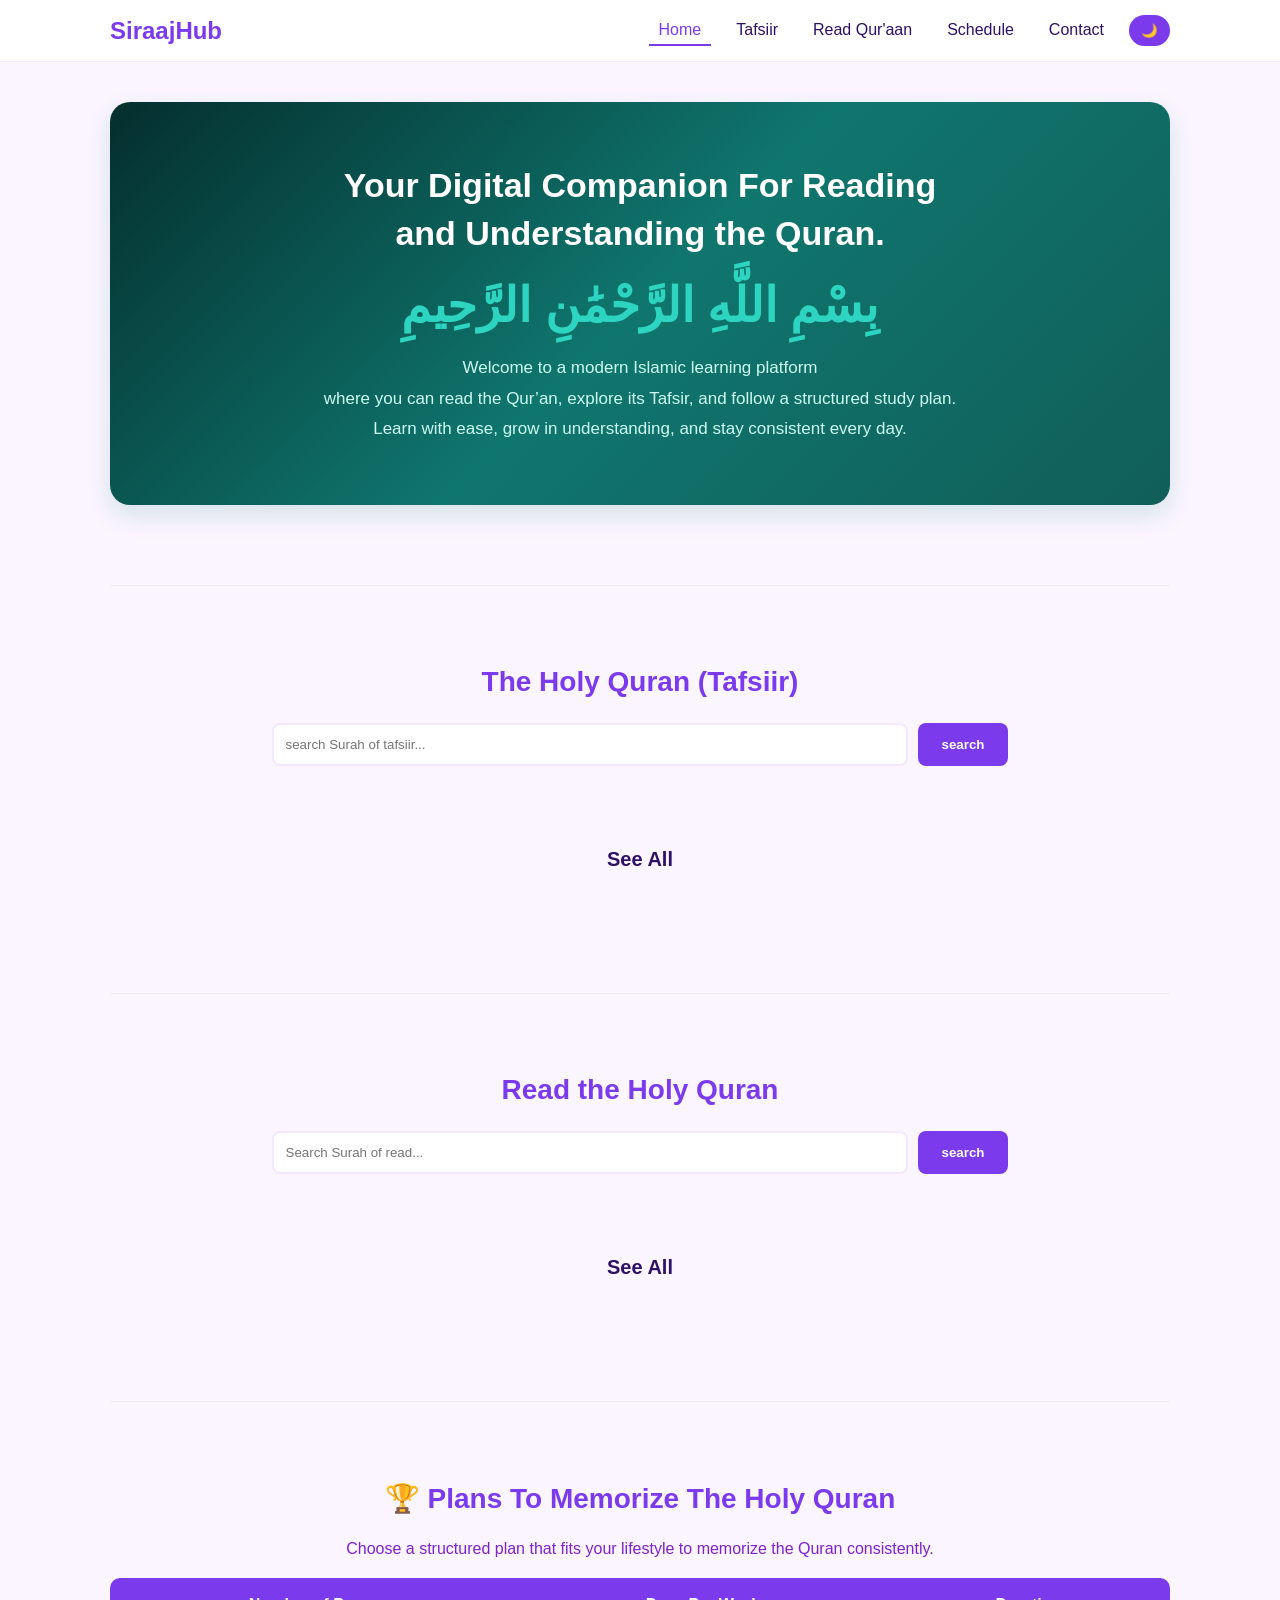
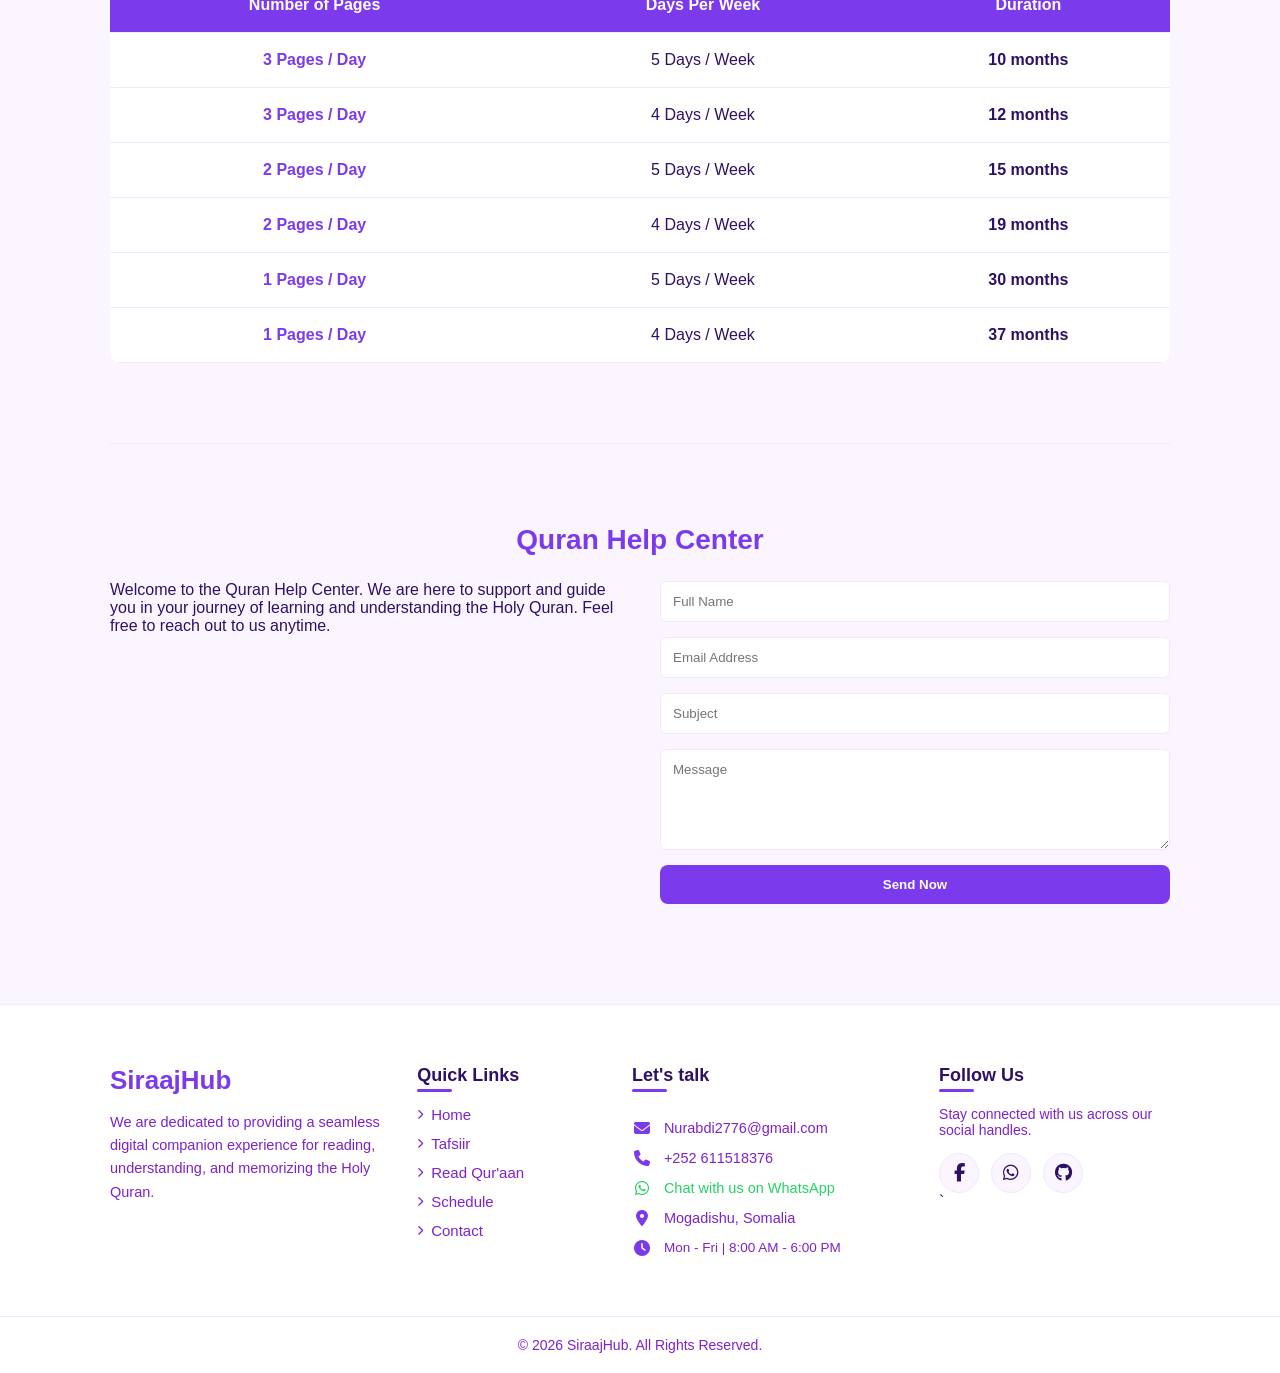
<file: index.html>
<!DOCTYPE html>
<html lang="so">
<head>
    <meta charset="UTF-8">
    <meta name="viewport" content="width=device-width, initial-scale=1.0">
    <title>SiraajHub</title>
    <link rel="stylesheet" href="style.css">
    <link rel="stylesheet" href="https://cdnjs.cloudflare.com/ajax/libs/font-awesome/6.5.0/css/all.min.css">
</head>
<body>

    <header>
        <div class="nav-container">
            <a href="index.html" class="logo">SiraajHub</a>
            
            <div class="hamburger" id="hamburger-menu" onclick="toggleMenu()">
                <span></span>
                <span></span>
                <span></span>
            </div>
            <nav id="nav-menu">
                <a href="index.html" class="nav-link active">Home</a>
                <a href="tafsiir.html" class="nav-link">Tafsiir</a>
                <a href="Read Qur'aan.html" class="nav-link">Read Qur'aan</a>
                <a href="Schedule.html" class="nav-link">Schedule</a>
                <a href="contact.html" class="nav-link">Contact</a>
                <button id="dark-mode-toggle" class="dark-btn">🌙</button>
            </nav>
        </div>
    </header>
    <main class="container">
        <section id="home-section" class="main-section">
            <div class="hero-section">
                <h2>Your Digital Companion For Reading <br> and Understanding the Quran.</h2>
                <div class="bismillah">بِسْمِ اللَّهِ الرَّحْمَٰنِ الرَّحِيمِ</div>
                <p>Welcome to a modern Islamic learning platform <br> where you can read the Qur’an, explore its Tafsir, and follow a structured study plan. <br> Learn with ease, grow in understanding, and stay consistent every day.</p>
            </div>
        </section>
        <hr class="section-divider">
        <section id="tafsiir-section" class="main-section">
            <h2 class="section-title">The Holy Quran (Tafsiir)</h2>
            <div class="search-box">
                <input type="text" id="tafsiir-search" placeholder="search Surah of tafsiir...">
                <button onclick="filterSurahs('tafsiir')">search</button>
            </div>
            <div id="tafsiir-grid" class="surah-grid"></div>
            <button class="see-all-btn" id="btn-see-tafsiir" onclick="showAllSurahs('tafsiir')">See All</button>
            <div id="single-tafsiir-container" class="single-view-box">
                <button class="close-btn" onclick="closeView('tafsiir')">Xir Tafsiirka</button>
                <h2 id="tafsiir-surah-title" class="surah-main-title"></h2>
                <div id="tafsiir-verses-container" class="verses-list"></div>
            </div>
        </section>
        <hr class="section-divider">
        <section id="read-section" class="main-section">
            <h2 class="section-title">Read the Holy Quran</h2>
            <div class="search-box">
                <input type="text" id="read-search" placeholder="Search Surah of read...">
                <button onclick="filterSurahs('read')">search</button>
            </div>
            <div id="read-grid" class="surah-grid"></div>
            <button class="see-all-btn" id="btn-see-read" onclick="showAllSurahs('read')">See All</button>

            <div id="single-read-container" class="single-view-box">
                <button class="close-btn" onclick="closeView('read')">Xir Akhriska</button>
                <h2 id="read-surah-title" class="surah-main-title"></h2>
                <div id="read-verses-container" class="verses-list pure-arabic"></div>
            </div>
        </section>

        <hr class="section-divider">

        <section id="jadwal-section" class="main-section">
            <h2 class="section-title">🏆 Plans To Memorize The Holy Quran</h2>
            <p style="text-align: center; margin-bottom: 20px; color: var(--text-muted);">Choose a structured plan that fits your lifestyle to memorize the Quran consistently.</p>
            
            <div class="table-responsive">
                <table class="schedule-table">
                    <thead>
                        <tr>
                            <th>Number of Pages</th>
                            <th>Days Per Week</th>
                            <th>Duration</th>
                        </tr>
                    </thead>
                    <tbody id="schedule-body"></tbody>
                </table>
            </div>
        </section>

        <hr class="section-divider">

        <section id="contact-section" class="main-section">
            <h2 class="section-title">Quran Help Center</h2>
            <div class="contact-container">
                <div class="contact-info">
                    <p>Welcome to the Quran Help Center. We are here to support and guide you in your journey of learning and understanding the Holy Quran. Feel free to reach out to us anytime.</p>
                </div>
                <form id="contact-form" class="contact-form">
                    <div id="form-error" class="error-msg"></div>
                    <div id="form-success" class="success-msg">Fariintaada waa la diray, Waad ku mahadsantahay!</div>
                    <input type="text" id="fullname" placeholder="Full Name" required>
                    <input type="email" id="email" placeholder="Email Address" required>
                    <input type="text" id="subject" placeholder="Subject" required>
                    <textarea id="message" rows="5" placeholder="Message" required></textarea>
                    <button type="submit" class="send-btn">Send Now</button>
                </form>
            </div>
        </section>
    </main>
    <footer class="pro-footer">
        <div class="footer-container">
            
            <div class="footer-brand">
                <a href="index.html" class="footer-logo">SiraajHub</a>
                <p class="brand-desc">We are dedicated to providing a seamless digital companion experience for reading, understanding, and memorizing the Holy Quran.</p>
            </div>
            <div class="footer-box">
                <h4 class="footer-title">Quick Links</h4>
                <ul class="footer-links-list">
                    <li><a href="index.html"><i class="fa-solid fa-chevron-right link-icon"></i> Home</a></li>
                    <li><a href="tafsiir.html"><i class="fa-solid fa-chevron-right link-icon"></i> Tafsiir</a></li>
                    <li><a href="Read Qur'aan.html"><i class="fa-solid fa-chevron-right link-icon"></i> Read Qur'aan</a></li>
                    <li><a href="Schedule.html"><i class="fa-solid fa-chevron-right link-icon"></i> Schedule</a></li>
                    <li><a href="contact.html"><i class="fa-solid fa-chevron-right link-icon"></i> Contact</a></li>
                </ul>
            </div>
            <div class="footer-box info-box">
                <h4 class="footer-title">Let's talk</h4>
                <div class="contact-item">
                    <i class="fa-solid fa-envelope contact-icon"></i>
                    <span><a href="mailto:info@SiraajHub.com">Nurabdi2776@gmail.com</a></span>
                </div>
                <div class="contact-item">
                    <i class="fa-solid fa-phone contact-icon"></i>
                    <span><a href="tel:+252611518376">+252 611518376</a></span>
                </div>
                <div class="contact-item">
                    <i class="fa-brands fa-whatsapp contact-icon wa-color"></i>
                    <span><a href="https://wa.me/252611518376" target="_blank" class="wa-chat">Chat with us on WhatsApp</a></span>
                </div>
                <div class="contact-item">
                    <i class="fa-solid fa-location-dot contact-icon"></i>
                    <span>Mogadishu, Somalia</span>
                </div>
                <div class="contact-item">
                    <i class="fa-solid fa-clock contact-icon"></i>
                    <span class="hours-text">Mon - Fri | 8:00 AM - 6:00 PM</span>
                </div>
            </div>
            <div class="footer-box">
                <h4 class="footer-title">Follow Us</h4>
                <p class="social-text">Stay connected with us across our social handles.</p>
                <div class="social-wrapper">
                    <a href="https://www.facebook.com/nur.apdi.2025/" target="_blank" class="social-btn facebook" title="Facebook">
                        <i class="fa-brands fa-facebook-f"></i>
                    </a>
                    <a href="https://wa.me/252611518376" target="_blank" class="social-btn whatsapp" title="WhatsApp">
                        <i class="fa-brands fa-whatsapp"></i>
                    </a>
                    <a href="https://github.com/Dev-NurAbdi" target="_blank" class="social-btn github" title="GitHub">
                        <i class="fa-brands fa-github"></i>
                    </a>
                </div>`
            </div>
        </div>
        <div class="footer-bottom">
            <p class="copyright">&copy; 2026 SiraajHub. All Rights Reserved.</p>
        </div>
    </footer>
    <script src="app.js"></script>
</body>
</html>
</file>
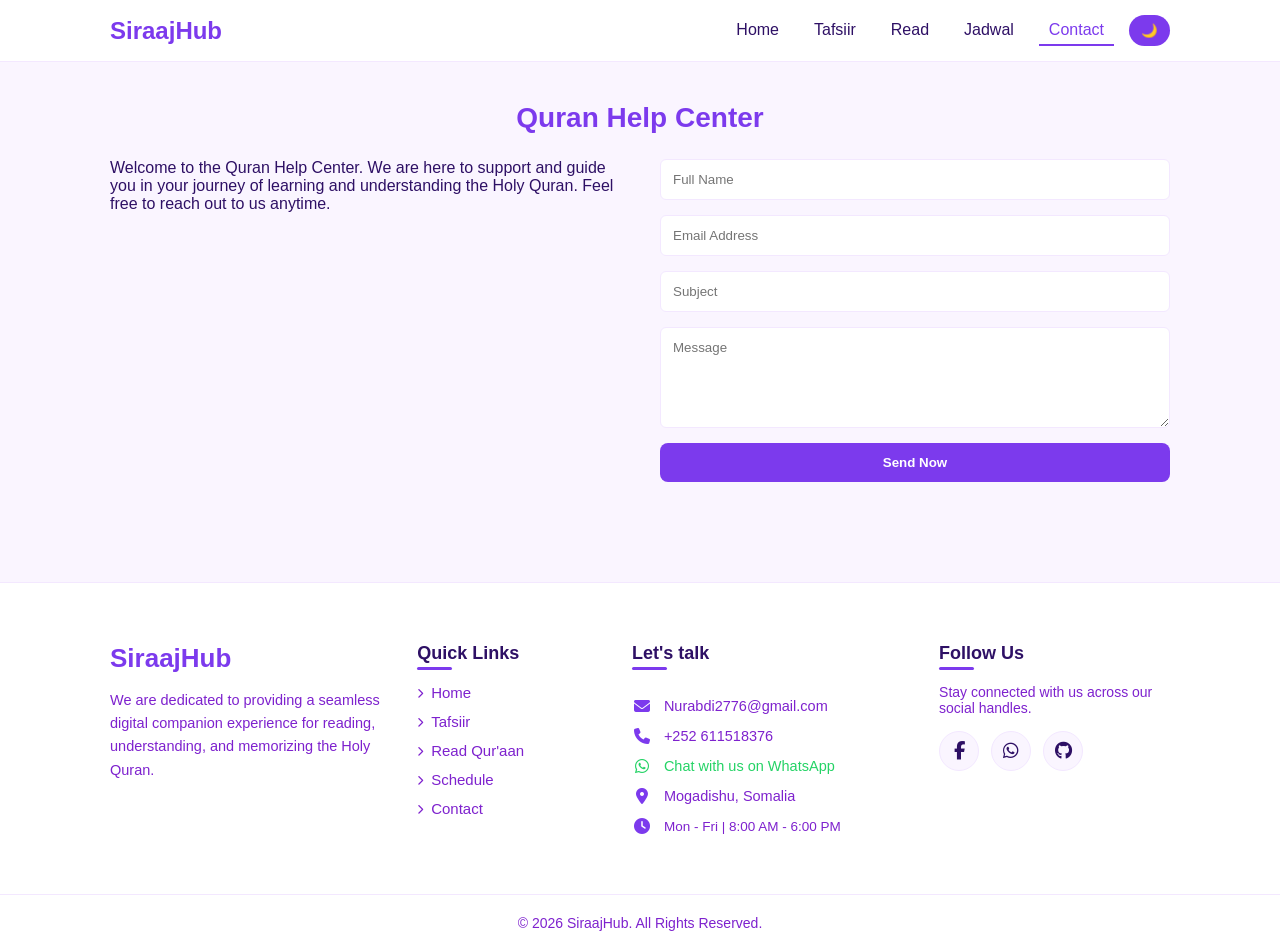
<file: contact.html>
<!DOCTYPE html>
<html lang="so">
<head>
    <meta charset="UTF-8">
    <meta name="viewport" content="width=device-width, initial-scale=1.0">
    <title>SiraajHub - Contact</title>
    <link rel="stylesheet" href="style.css">
    <link rel="stylesheet" href="https://cdnjs.cloudflare.com/ajax/libs/font-awesome/6.5.0/css/all.min.css">
</head>
<body>

    <header>
        <div class="nav-container">
            <a href="index.html" class="logo">SiraajHub</a>
            
            <div class="hamburger" id="hamburger-menu" onclick="toggleMenu()">
                <span></span>
                <span></span>
                <span></span>
            </div>

            <nav id="nav-menu">
                <a href="index.html" class="nav-link">Home</a>
                <a href="tafsiir.html" class="nav-link">Tafsiir</a>
                <a href="read.html" class="nav-link">Read</a>
                <a href="jadwal.html" class="nav-link">Jadwal</a>
                <a href="contact.html" class="nav-link active">Contact</a>
                <button id="dark-mode-toggle" class="dark-btn">🌙</button>
            </nav>
        </div>
    </header>

    <main class="container">
        <section id="contact-section" class="main-section">
            <h2 class="section-title">Quran Help Center</h2>
            <div class="contact-container">
                <div class="contact-info">
                    <p>Welcome to the Quran Help Center. We are here to support and guide you in your journey of learning and understanding the Holy Quran. Feel free to reach out to us anytime.</p>
                </div>
                <form id="contact-form" class="contact-form">
                    <div id="form-error" class="error-msg"></div>
                    <div id="form-success" class="success-msg">Fariintaada waa la diray, Waad ku mahadsantahay!</div>
                    <input type="text" id="fullname" placeholder="Full Name" required>
                    <input type="email" id="email" placeholder="Email Address" required>
                    <input type="text" id="subject" placeholder="Subject" required>
                    <textarea id="message" rows="5" placeholder="Message" required></textarea>
                    <button type="submit" class="send-btn">Send Now</button>
                </form>
            </div>
        </section>
    </main>

    <footer class="pro-footer">
        <div class="footer-container">
            
            <div class="footer-brand">
                <a href="index.html" class="footer-logo">SiraajHub</a>
                <p class="brand-desc">We are dedicated to providing a seamless digital companion experience for reading, understanding, and memorizing the Holy Quran.</p>
            </div>

            <div class="footer-box">
                <h4 class="footer-title">Quick Links</h4>
                <ul class="footer-links-list">
                    <li><a href="index.html"><i class="fa-solid fa-chevron-right link-icon"></i> Home</a></li>
                    <li><a href="tafsiir.html"><i class="fa-solid fa-chevron-right link-icon"></i> Tafsiir</a></li>
                    <li><a href="Read Qur'aan.html"><i class="fa-solid fa-chevron-right link-icon"></i> Read Qur'aan</a></li>
                    <li><a href="Schedule.html"><i class="fa-solid fa-chevron-right link-icon"></i> Schedule</a></li>
                    <li><a href="contact.html"><i class="fa-solid fa-chevron-right link-icon"></i> Contact</a></li>
                </ul>
            </div>

            <div class="footer-box info-box">
                <h4 class="footer-title">Let's talk</h4>
                <div class="contact-item">
                    <i class="fa-solid fa-envelope contact-icon"></i>
                    <span><a href="mailto:Nurabdi2776@gmail.com">Nurabdi2776@gmail.com</a></span>
                </div>
                <div class="contact-item">
                    <i class="fa-solid fa-phone contact-icon"></i>
                    <span><a href="tel:+252611518376">+252 611518376</a></span>
                </div>
                <div class="contact-item">
                    <i class="fa-brands fa-whatsapp contact-icon wa-color"></i>
                    <span><a href="https://wa.me/252611518376" target="_blank" class="wa-chat">Chat with us on WhatsApp</a></span>
                </div>
                <div class="contact-item">
                    <i class="fa-solid fa-location-dot contact-icon"></i>
                    <span>Mogadishu, Somalia</span>
                </div>
                <div class="contact-item">
                    <i class="fa-solid fa-clock contact-icon"></i>
                    <span class="hours-text">Mon - Fri | 8:00 AM - 6:00 PM</span>
                </div>
            </div>
            <div class="footer-box">
                <h4 class="footer-title">Follow Us</h4>
                <p class="social-text">Stay connected with us across our social handles.</p>
                <div class="social-wrapper">
                    <a href="https://www.facebook.com/nur.apdi.2025/" target="_blank" class="social-btn facebook" title="Facebook">
                        <i class="fa-brands fa-facebook-f"></i>
                    </a>
                    <a href="https://wa.me/252611518376" target="_blank" class="social-btn whatsapp" title="WhatsApp">
                        <i class="fa-brands fa-whatsapp"></i>
                    </a>
                    <a href="https://github.com/Dev-NurAbdi" target="_blank" class="social-btn github" title="GitHub">
                        <i class="fa-brands fa-github"></i>
                    </a>
                </div>
            </div>
        </div>
        <div class="footer-bottom">
            <p class="copyright">&copy; 2026 SiraajHub. All Rights Reserved.</p>
        </div>
    </footer>
    <script src="app.js"></script>
</body>
</html>
</file>
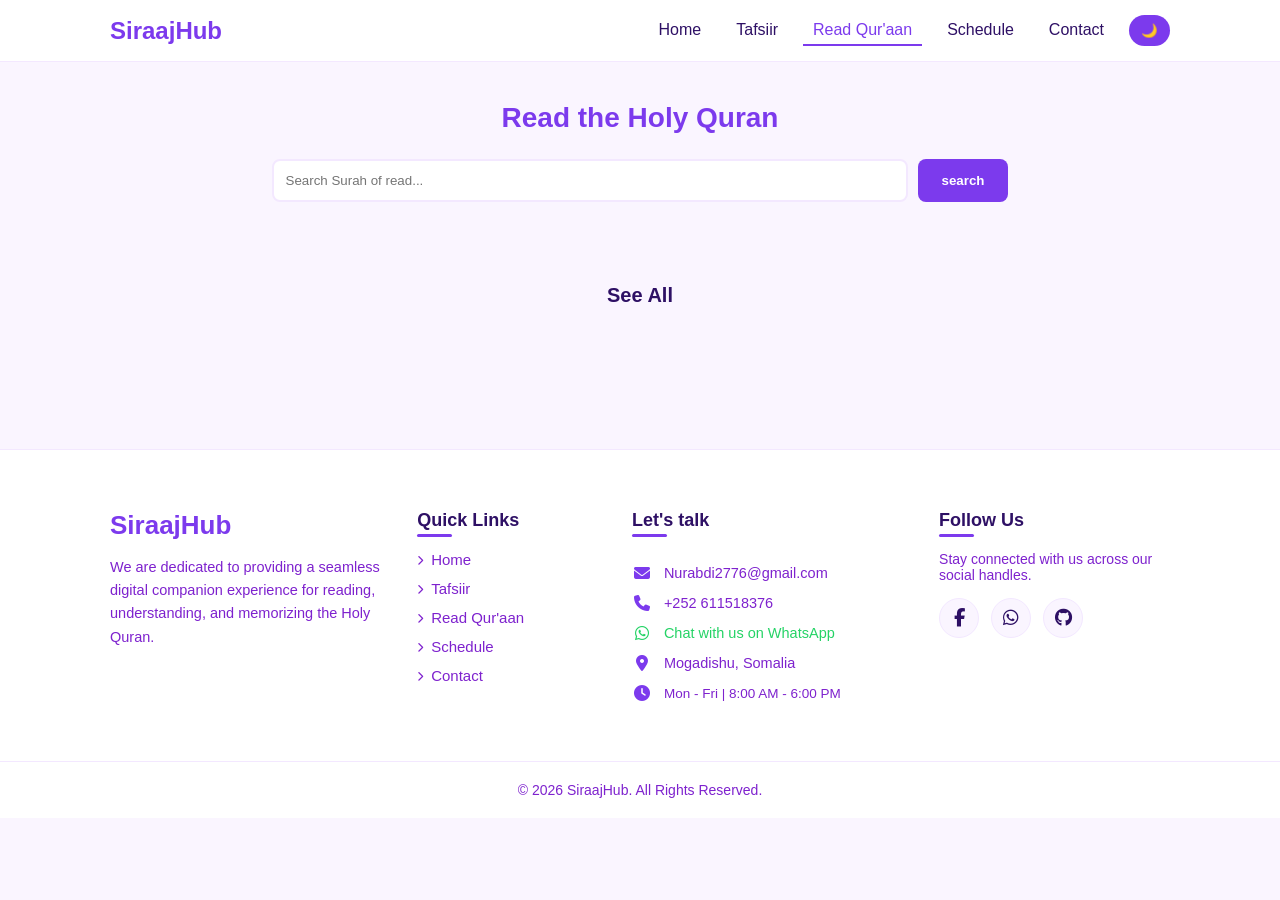
<file: Read Qur'aan.html>
<!DOCTYPE html>
<html lang="so">
<head>
    <meta charset="UTF-8">
    <meta name="viewport" content="width=device-width, initial-scale=1.0">
    <title>SiraajHub - Read</title>
    <link rel="stylesheet" href="style.css">
    <link rel="stylesheet" href="https://cdnjs.cloudflare.com/ajax/libs/font-awesome/6.5.0/css/all.min.css">
</head>
<body>

    <header>
        <div class="nav-container">
            <a href="index.html" class="logo">SiraajHub</a>
            
            <div class="hamburger" id="hamburger-menu" onclick="toggleMenu()">
                <span></span>
                <span></span>
                <span></span>
            </div>

            <nav id="nav-menu">
                <a href="index.html" class="nav-link">Home</a>
                <a href="tafsiir.html" class="nav-link">Tafsiir</a>
                <a href="Read Qur'aan.html" class="nav-link active">Read Qur'aan</a>
                <a href="Schedule.html" class="nav-link">Schedule</a>
                <a href="contact.html" class="nav-link">Contact</a>
                <button id="dark-mode-toggle" class="dark-btn">🌙</button>
            </nav>
        </div>
    </header>

    <main class="container">
        <section id="read-section" class="main-section">
            <h2 class="section-title">Read the Holy Quran</h2>
            <div class="search-box">
                <input type="text" id="read-search" placeholder="Search Surah of read...">
                <button onclick="filterSurahs('read')">search</button>
            </div>
            <div id="read-grid" class="surah-grid"></div>
            <button class="see-all-btn" id="btn-see-read" onclick="showAllSurahs('read')">See All</button>
            <div id="single-read-container" class="single-view-box">
                <button class="close-btn" onclick="closeView('read')">Xir Akhriska</button>
                <h2 id="read-surah-title" class="surah-main-title"></h2>
                <div id="read-verses-container" class="verses-list pure-arabic"></div>
            </div>
        </section>
    </main>
    <footer class="pro-footer">
        <div class="footer-container">
            <div class="footer-brand">
                <a href="index.html" class="footer-logo">SiraajHub</a>
                <p class="brand-desc">We are dedicated to providing a seamless digital companion experience for reading, understanding, and memorizing the Holy Quran.</p>
            </div>
            <div class="footer-box">
                <h4 class="footer-title">Quick Links</h4>
                <ul class="footer-links-list">
                    <li><a href="index.html"><i class="fa-solid fa-chevron-right link-icon"></i> Home</a></li>
                    <li><a href="tafsiir.html"><i class="fa-solid fa-chevron-right link-icon"></i> Tafsiir</a></li>
                    <li><a href="Read Qur'aan.html"><i class="fa-solid fa-chevron-right link-icon"></i> Read Qur'aan</a></li>
                    <li><a href="Schedule.html"><i class="fa-solid fa-chevron-right link-icon"></i> Schedule</a></li>
                    <li><a href="contact.html"><i class="fa-solid fa-chevron-right link-icon"></i> Contact</a></li>
                </ul>
            </div>
            <div class="footer-box info-box">
                <h4 class="footer-title">Let's talk</h4>
                <div class="contact-item">
                    <i class="fa-solid fa-envelope contact-icon"></i>
                    <span><a href="mailto:info@SiraajHub.com">Nurabdi2776@gmail.com</a></span>
                </div>
                <div class="contact-item">
                    <i class="fa-solid fa-phone contact-icon"></i>
                    <span><a href="tel:+252611518376">+252 611518376</a></span>
                </div>
                <div class="contact-item">
                    <i class="fa-brands fa-whatsapp contact-icon wa-color"></i>
                    <span><a href="https://wa.me/252611518376" target="_blank" class="wa-chat">Chat with us on WhatsApp</a></span>
                </div>
                <div class="contact-item">
                    <i class="fa-solid fa-location-dot contact-icon"></i>
                    <span>Mogadishu, Somalia</span>
                </div>
                <div class="contact-item">
                    <i class="fa-solid fa-clock contact-icon"></i>
                    <span class="hours-text">Mon - Fri | 8:00 AM - 6:00 PM</span>
                </div>
            </div>

            <div class="footer-box">
                <h4 class="footer-title">Follow Us</h4>
                <p class="social-text">Stay connected with us across our social handles.</p>
                <div class="social-wrapper">
                    <a href="https://www.facebook.com/nur.apdi.2025/" target="_blank" class="social-btn facebook" title="Facebook">
                        <i class="fa-brands fa-facebook-f"></i>
                    </a>
                    <a href="https://wa.me/252611518376" target="_blank" class="social-btn whatsapp" title="WhatsApp">
                        <i class="fa-brands fa-whatsapp"></i>
                    </a>
                    <a href="https://github.com/Dev-NurAbdi" target="_blank" class="social-btn github" title="GitHub">
                        <i class="fa-brands fa-github"></i>
                    </a>
                </div>
            </div>
        </div>
        <div class="footer-bottom">
            <p class="copyright">&copy; 2026 SiraajHub. All Rights Reserved.</p>
        </div>
    </footer>
    <script src="app.js"></script>
</body>
</html>
</file>
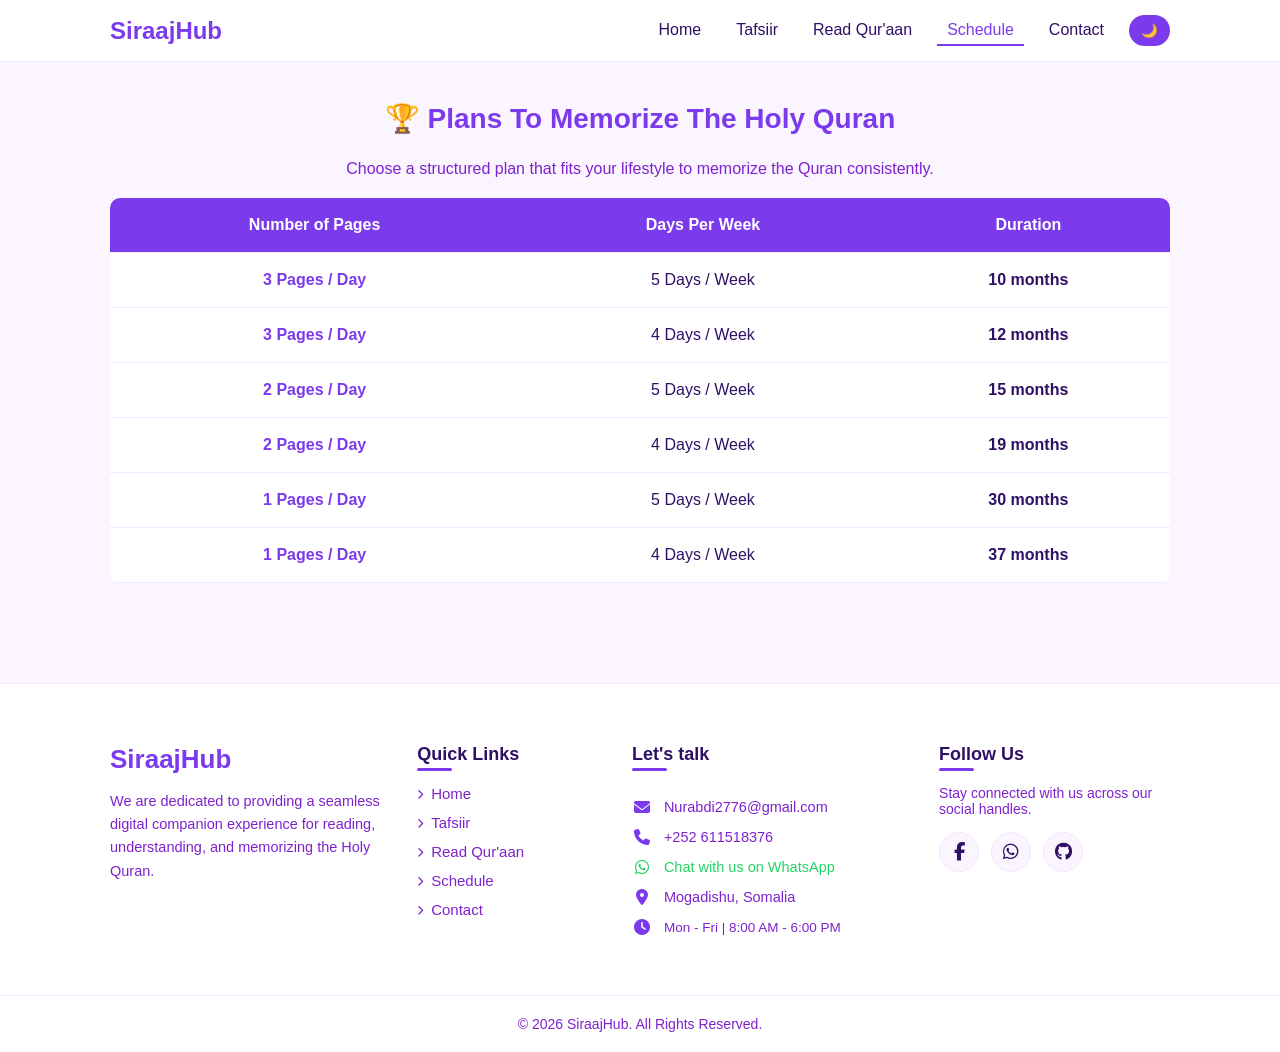
<file: Schedule.html>
<!DOCTYPE html>
<html lang="so">
<head>
    <meta charset="UTF-8">
    <meta name="viewport" content="width=device-width, initial-scale=1.0">
    <title>SiraajHub - Jadwal</title>
    <link rel="stylesheet" href="style.css">
    <link rel="stylesheet" href="https://cdnjs.cloudflare.com/ajax/libs/font-awesome/6.5.0/css/all.min.css">
</head>
<body>

    <header>
        <div class="nav-container">
            <a href="index.html" class="logo">SiraajHub</a>
            
            <div class="hamburger" id="hamburger-menu" onclick="toggleMenu()">
                <span></span>
                <span></span>
                <span></span>
            </div>

            <nav id="nav-menu">
                <a href="index.html" class="nav-link">Home</a>
                <a href="tafsiir.html" class="nav-link">Tafsiir</a>
                <a href="Read Qur'aan.html" class="nav-link">Read Qur'aan</a>
                <a href="Schedule.html" class="nav-link active">Schedule</a>
                <a href="contact.html" class="nav-link">Contact</a>
                <button id="dark-mode-toggle" class="dark-btn">🌙</button>
            </nav>
        </div>
    </header>

    <main class="container">
        <section id="jadwal-section" class="main-section">
            <h2 class="section-title">🏆 Plans To Memorize The Holy Quran</h2>
            <p style="text-align: center; margin-bottom: 20px; color: var(--text-muted);">Choose a structured plan that fits your lifestyle to memorize the Quran consistently.</p>
            
            <div class="table-responsive">
                <table class="schedule-table">
                    <thead>
                        <tr>
                            <th>Number of Pages</th>
                            <th>Days Per Week</th>
                            <th>Duration</th>
                        </tr>
                    </thead>
                    <tbody id="schedule-body">
                        </tbody>
                </table>
            </div>
        </section>
    </main>

    <footer class="pro-footer">
        <div class="footer-container">
            
            <div class="footer-brand">
                <a href="index.html" class="footer-logo">SiraajHub</a>
                <p class="brand-desc">We are dedicated to providing a seamless digital companion experience for reading, understanding, and memorizing the Holy Quran.</p>
            </div>
            <div class="footer-box">
                <h4 class="footer-title">Quick Links</h4>
                <ul class="footer-links-list">
                    <li><a href="index.html"><i class="fa-solid fa-chevron-right link-icon"></i> Home</a></li>
                    <li><a href="tafsiir.html"><i class="fa-solid fa-chevron-right link-icon"></i> Tafsiir</a></li>
                    <li><a href="Read Qur'aan.html"><i class="fa-solid fa-chevron-right link-icon"></i> Read Qur'aan</a></li>
                    <li><a href="Schedule.html"><i class="fa-solid fa-chevron-right link-icon"></i> Schedule</a></li>
                    <li><a href="contact.html"><i class="fa-solid fa-chevron-right link-icon"></i> Contact</a></li>
                </ul>
            </div>
            <div class="footer-box info-box">
                <h4 class="footer-title">Let's talk</h4>
                <div class="contact-item">
                    <i class="fa-solid fa-envelope contact-icon"></i>
                    <span><a href="mailto:info@SiraajHub.com">Nurabdi2776@gmail.com</a></span>
                </div>
                <div class="contact-item">
                    <i class="fa-solid fa-phone contact-icon"></i>
                    <span><a href="tel:+252611518376">+252 611518376</a></span>
                </div>
                <div class="contact-item">
                    <i class="fa-brands fa-whatsapp contact-icon wa-color"></i>
                    <span><a href="https://wa.me/252611518376" target="_blank" class="wa-chat">Chat with us on WhatsApp</a></span>
                </div>
                <div class="contact-item">
                    <i class="fa-solid fa-location-dot contact-icon"></i>
                    <span>Mogadishu, Somalia</span>
                </div>
                <div class="contact-item">
                    <i class="fa-solid fa-clock contact-icon"></i>
                    <span class="hours-text">Mon - Fri | 8:00 AM - 6:00 PM</span>
                </div>
            </div>
            <div class="footer-box">
                <h4 class="footer-title">Follow Us</h4>
                <p class="social-text">Stay connected with us across our social handles.</p>
                <div class="social-wrapper">
                    <a href="https://www.facebook.com/nur.apdi.2025/" target="_blank" class="social-btn facebook" title="Facebook">
                        <i class="fa-brands fa-facebook-f"></i>
                    </a>
                    <a href="https://wa.me/252611518376" target="_blank" class="social-btn whatsapp" title="WhatsApp">
                        <i class="fa-brands fa-whatsapp"></i>
                    </a>
                    <a href="https://github.com/Dev-NurAbdi" target="_blank" class="social-btn github" title="GitHub">
                        <i class="fa-brands fa-github"></i>
                    </a>
                </div>
            </div>
        </div>
        <div class="footer-bottom">
            <p class="copyright">&copy; 2026 SiraajHub. All Rights Reserved.</p>
        </div>
    </footer>
    <script src="app.js"></script>
</body>
</html>
</file>
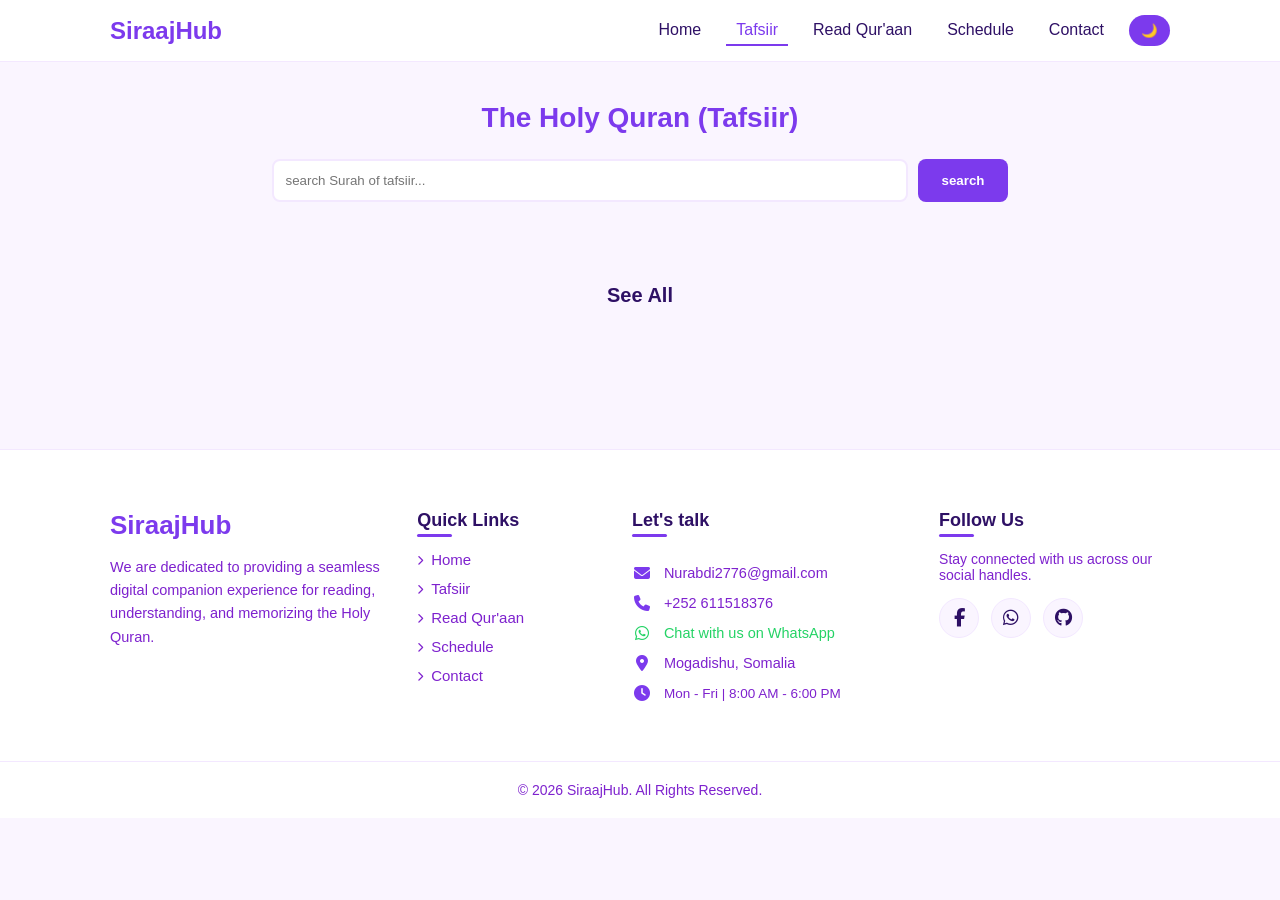
<file: tafsiir.html>
<!DOCTYPE html>
<html lang="so">
<head>
    <meta charset="UTF-8">
    <meta name="viewport" content="width=device-width, initial-scale=1.0">
    <title>SiraajHub - Tafsiir</title>
    <link rel="stylesheet" href="style.css">
    <link rel="stylesheet" href="https://cdnjs.cloudflare.com/ajax/libs/font-awesome/6.5.0/css/all.min.css">
</head>
<body>

    <header>
        <div class="nav-container">
            <a href="index.html" class="logo">SiraajHub</a>
            
            <div class="hamburger" id="hamburger-menu" onclick="toggleMenu()">
                <span></span>
                <span></span>
                <span></span>
            </div>

            <nav id="nav-menu">
                <a href="index.html" class="nav-link">Home</a>
                <a href="tafsiir.html" class="nav-link active">Tafsiir</a>
                <a href="Read Qur'aan.html" class="nav-link">Read Qur'aan</a>
                <a href="Schedule.html" class="nav-link">Schedule</a>
                <a href="contact.html" class="nav-link">Contact</a>
                <button id="dark-mode-toggle" class="dark-btn">🌙</button>
            </nav>
        </div>
    </header>

    <main class="container">
        <section id="tafsiir-section" class="main-section">
            <h2 class="section-title">The Holy Quran (Tafsiir)</h2>
            <div class="search-box">
                <input type="text" id="tafsiir-search" placeholder="search Surah of tafsiir...">
                <button onclick="filterSurahs('tafsiir')">search</button>
            </div>
            
            <div id="tafsiir-grid" class="surah-grid"></div>
            <button class="see-all-btn" id="btn-see-tafsiir" onclick="showAllSurahs('tafsiir')">See All</button>

            <div id="single-tafsiir-container" class="single-view-box">
                <button class="close-btn" onclick="closeView('tafsiir')">Xir Tafsiirka</button>
                <h2 id="tafsiir-surah-title" class="surah-main-title"></h2>
                <div id="tafsiir-verses-container" class="verses-list"></div>
            </div>
        </section>
    </main>
    <footer class="pro-footer">
        <div class="footer-container">
            <div class="footer-brand">
                <a href="index.html" class="footer-logo">SiraajHub</a>
                <p class="brand-desc">We are dedicated to providing a seamless digital companion experience for reading, understanding, and memorizing the Holy Quran.</p>
            </div>
            <div class="footer-box">
                <h4 class="footer-title">Quick Links</h4>
                <ul class="footer-links-list">
                    <li><a href="index.html"><i class="fa-solid fa-chevron-right link-icon"></i> Home</a></li>
                    <li><a href="tafsiir.html"><i class="fa-solid fa-chevron-right link-icon"></i> Tafsiir</a></li>
                    <li><a href="Read Qur'aan.html"><i class="fa-solid fa-chevron-right link-icon"></i> Read Qur'aan</a></li>
                    <li><a href="Schedule.html"><i class="fa-solid fa-chevron-right link-icon"></i> Schedule</a></li>
                    <li><a href="contact.html"><i class="fa-solid fa-chevron-right link-icon"></i> Contact</a></li>
                </ul>
            </div>
            <div class="footer-box info-box">
                <h4 class="footer-title">Let's talk</h4>
                <div class="contact-item">
                    <i class="fa-solid fa-envelope contact-icon"></i>
                    <span><a href="mailto:info@SiraajHub.com">Nurabdi2776@gmail.com</a></span>
                </div>
                <div class="contact-item">
                    <i class="fa-solid fa-phone contact-icon"></i>
                    <span><a href="tel:+252611518376">+252 611518376</a></span>
                </div>
                <div class="contact-item">
                    <i class="fa-brands fa-whatsapp contact-icon wa-color"></i>
                    <span><a href="https://wa.me/252611518376" target="_blank" class="wa-chat">Chat with us on WhatsApp</a></span>
                </div>
                <div class="contact-item">
                    <i class="fa-solid fa-location-dot contact-icon"></i>
                    <span>Mogadishu, Somalia</span>
                </div>
                <div class="contact-item">
                    <i class="fa-solid fa-clock contact-icon"></i>
                    <span class="hours-text">Mon - Fri | 8:00 AM - 6:00 PM</span>
                </div>
            </div>
            <div class="footer-box">
                <h4 class="footer-title">Follow Us</h4>
                <p class="social-text">Stay connected with us across our social handles.</p>
                <div class="social-wrapper">
                    <a href="https://www.facebook.com/nur.apdi.2025/" target="_blank" class="social-btn facebook" title="Facebook">
                        <i class="fa-brands fa-facebook-f"></i>
                    </a>
                    <a href="https://wa.me/252611518376" target="_blank" class="social-btn whatsapp" title="WhatsApp">
                        <i class="fa-brands fa-whatsapp"></i>
                    </a>
                    <a href="https://github.com/Dev-NurAbdi" target="_blank" class="social-btn github" title="GitHub">
                        <i class="fa-brands fa-github"></i>
                    </a>
                </div>
            </div>
        </div>
        <div class="footer-bottom">
            <p class="copyright">&copy; 2026 SiraajHub. All Rights Reserved.</p>
        </div>
    </footer>
    <script src="app.js"></script>
</body>
</html>
</file>
<file: style.css>
/* 1. VARIABLES & THEMES (Deep Purple) */
:root {
    --primary-color: #7c3aed; 
    --bg-color: #faf5ff;
    --card-bg: #ffffff;
    --text-main: #2e1065;
    --text-muted: #7e22ce;
    --border-color: #f3e8ff;
}
body.dark-theme {
    --bg-color: #120024; /* Guduud madow ah */
    --card-bg: #240046;
    --text-main: #f3e8ff;
    --text-muted: #c084fc;
    --border-color: #5a189a;
}
* {
    box-sizing: border-box;
    margin: 0;
    padding: 0;
    font-family: 'Segoe UI', Tahoma, Geneva, Verdana, sans-serif;
}
body {
    background-color: var(--bg-color);
    color: var(--text-main);
}

.container {
    max-width: 1100px;
    margin: 0 auto;
    padding: 0 20px;
}
   /* 3. HEADER & NAVIGATION */
header {
    background-color: var(--card-bg);
    border-bottom: 1px solid var(--border-color);
    padding: 15px 0;
    position: sticky;
    top: 0;
    z-index: 100;
}

.nav-container {
    max-width: 1100px;
    margin: 0 auto;
    display: flex;
    justify-content: space-between;
    align-items: center;
    padding: 0 20px;
}

.logo {
    font-size: 24px;
    font-weight: bold;
    color: var(--primary-color);
    text-decoration: none;
}

nav {
    display: flex;
    align-items: center;
    gap: 15px;
}

.nav-link {
    font-size: 16px;
    color: var(--text-main);
    text-decoration: none;
    padding: 5px 10px;
    font-weight: 500;
    border-bottom: 2px solid transparent;
}

.nav-link.active, .nav-link:hover {
    color: var(--primary-color);
    border-bottom: 2px solid var(--primary-color);
}
.dark-btn {
    background-color: var(--primary-color);
    color: white;
    border: none;
    padding: 8px 12px;
    border-radius: 20px;
    cursor: pointer;
}
/* 🍔 HAMBURGER MENU STYLES */
.hamburger {
    display: none;
    flex-direction: column;
    cursor: pointer;
    gap: 5px;
}
.hamburger span {
    display: block;
    width: 25px;
    height: 3px;
    background-color: var(--text-main);
    border-radius: 3px;
    transition: 0.3s ease;
}
.hamburger.active span:nth-child(1) {
    transform: translateY(8px) rotate(45deg);
}
.hamburger.active span:nth-child(2) {
    opacity: 0;
}
.hamburger.active span:nth-child(3) {
    transform: translateY(-8px) rotate(-45deg);
}
   /* 4. HERO SECTION */
.main-section {
    padding: 40px 0;
}
.hero-section {
    text-align: center;
    background: linear-gradient(135deg, #042f2e 0%, #0f766e 50%, #115e59 100%);
    padding: 60px 20px;
    border-radius: 20px;
    box-shadow: 0 10px 25px rgba(15, 118, 110, 0.15);
}
.hero-section h2 {
    font-size: 34px;
    color: #ffffff;
    margin-bottom: 15px;
    line-height: 1.4;
}
.hero-section .bismillah {
    font-size: 48px;
    color: #2dd4bf;
    margin: 20px 0;
    font-weight: bold;
}
.hero-section p {
    font-size: 17px;
    color: #ccfbf1;
    line-height: 1.8;
    max-width: 800px;
    margin: 0 auto;
}
.section-title {
    text-align: center;
    margin-bottom: 25px;
    font-size: 28px;
    color: var(--primary-color);
}

   /* 5. COMPONENTS (SEARCH, BUTTONS, CARDS) */
.search-box {
    display: flex;
    justify-content: center;
    gap: 10px;
    margin-bottom: 40px;
}
.search-box input {
    width: 60%;
    padding: 12px;
    border: 2px solid var(--border-color);
    border-radius: 8px;
    background-color: var(--card-bg);
    color: var(--text-main);
}
.search-box button, 
.see-all-btn, 
.send-btn, 
.close-btn {
    padding: 12px 24px;
    background-color: var(--primary-color);
    color: white;
    border: none;
    border-radius: 8px;
    cursor: pointer;
    font-weight: bold;
}
.see-all-btn {
    display: block;
    margin: 30px auto;
    background: none;
    color: var(--text-main);
    font-size: 20px;
}
.see-all-btn:hover {
    color: var(--primary-color);
}
/* SURAH GRID & CARDS */
.surah-grid {
    display: grid;
    grid-template-columns: repeat(auto-fit, minmax(220px, 1fr));
    gap: 20px;
}
.surah-card {
    background-color: var(--card-bg);
    border: 2px solid var(--border-color);
    border-radius: 15px;
    padding: 25px;
    text-align: center;
    cursor: pointer;
}
.surah-card:hover {
    border-color: var(--primary-color);
    transform: translateY(-3px);
}
.surah-card h3 {
    font-size: 22px;
    color: var(--primary-color);
    margin-bottom: 5px;
}
/* SINGLE VIEW BOX & VERSES */
.single-view-box {
    display: none;
    background-color: var(--card-bg);
    border: 2px solid var(--primary-color);
    border-radius: 15px;
    padding: 30px;
    margin-top: 40px;
}
.close-btn {
    background-color: #ef4444;
    margin-bottom: 20px;
}
.surah-main-title {
    text-align: center;
    margin-bottom: 30px;
    color: var(--primary-color);
    font-size: 30px;
}
.verses-list {
    display: flex;
    flex-direction: column;
    gap: 20px;
}
.verse-box {
    border-bottom: 1px solid var(--border-color);
    padding: 20px 0;
}
.arabic-text {
    font-size: 28px;
    line-height: 2;
    text-align: right;
    direction: rtl;
    color: #000000;
    font-weight: 600;
}
body.dark-theme .arabic-text {
    color: #ffffff;
}
.somali-text {
    font-size: 16px;
    line-height: 1.6;
    text-align: left;
    direction: ltr;
    color: var(--text-muted);
    margin-top: 10px;
}
   /* 6. TABLES (SCHEDULE) */
.table-responsive {
    overflow-x: auto;
    margin-top: 20px;
}
.schedule-table {
    width: 100%;
    border-collapse: collapse;
    background-color: var(--card-bg);
    border-radius: 10px;
    overflow: hidden;
}
.schedule-table th, 
.schedule-table td {
    padding: 18px;
    text-align: center;
    border-bottom: 1px solid var(--border-color);
    font-size: 16px;
}
.schedule-table th {
    background-color: var(--primary-color);
    color: white;
}
   /* 7. CONTACT SECTION */
.contact-container {
    display: grid;
    grid-template-columns: 1fr 1fr;
    gap: 40px;
    margin-top: 20px;
}
.contact-form {
    display: flex;
    flex-direction: column;
    gap: 15px;
}
.contact-form input, 
.contact-form textarea {
    padding: 12px;
    border: 1px solid var(--border-color);
    border-radius: 6px;
    background-color: var(--card-bg);
    color: var(--text-main);
}
.error-msg {
    color: #ef4444;
    display: none;
}
.success-msg {
    color: #10b981;
    display: none;
}
.section-divider {
    border: 0;
    height: 1px;
    background: var(--border-color);
    margin: 40px 0;
}
   /* 8. MODERN PRO FOOTER STYLES */
.pro-footer {
    background-color: var(--card-bg);
    border-top: 1px solid var(--border-color);
    padding: 60px 0 20px 0;
    margin-top: 60px;
}
.footer-container {
    max-width: 1100px;
    margin: 0 auto;
    display: grid;
    grid-template-columns: 1.2fr 0.8fr 1.2fr 1fr;
    gap: 30px;
    padding: 0 20px 40px 20px;
}
.footer-brand .footer-logo {
    font-size: 26px;
    font-weight: 700;
    color: var(--primary-color);
    text-decoration: none;
    display: inline-block;
    margin-bottom: 15px;
}
.brand-desc {
    font-size: 14.5px;
    line-height: 1.6;
    color: var(--text-muted);
}
.footer-title {
    font-size: 18px;
    color: var(--text-main);
    margin-bottom: 20px;
    position: relative;
    font-weight: 600;
}
.footer-title::after {
    content: '';
    position: absolute;
    left: 0;
    bottom: -6px;
    width: 35px;
    height: 3px;
    background-color: var(--primary-color);
    border-radius: 2px;
}
/* Quick Links Custom Styling */
.footer-links-list {
    list-style: none;
    padding: 0;
}
.footer-links-list li {
    margin-bottom: 12px;
}
.footer-links-list a {
    color: var(--text-muted);
    text-decoration: none;
    font-size: 15px;
    transition: all 0.2s ease;
    display: flex;
    align-items: center;
}
.link-icon {
    font-size: 10px;
    margin-right: 8px;
    transition: transform 0.2s ease;
}
.footer-links-list a:hover {
    color: var(--primary-color);
    padding-left: 5px;
}
.footer-links-list a:hover .link-icon {
    transform: translateX(3px);
}

/* Let's Talk Box Items */
.info-box {
    display: flex;
    flex-direction: column;
    gap: 14px;
}
.contact-item {
    display: flex;
    align-items: center;
    gap: 12px;
    font-size: 14.5px;
    color: var(--text-muted);
}
.contact-item a {
    color: var(--text-muted);
    text-decoration: none;
    transition: color 0.2s ease;
}
.contact-item a:hover {
    color: var(--primary-color);
}
.contact-icon {
    font-size: 16px;
    color: var(--primary-color);
    width: 20px;
    text-align: center;
}
.wa-color {
    color: #25D366;
}
.wa-chat {
    font-weight: 500;
    color: #25D366 !important;
}
.hours-text {
    font-size: 13.5px;
}
/* Social Media Network Icons */
.social-text {
    font-size: 14px;
    color: var(--text-muted);
    margin-bottom: 15px;
}
.social-wrapper {
    display: flex;
    gap: 12px;
}
.social-btn {
    width: 40px;
    height: 40px;
    display: flex;
    align-items: center;
    justify-content: center;
    border-radius: 50%;
    background-color: var(--bg-color);
    color: var(--text-main);
    font-size: 18px;
    text-decoration: none;
    transition: all 0.3s ease;
    border: 1px solid var(--border-color);
}
.social-btn:hover {
    transform: translateY(-4px);
    color: white;
}
.social-btn.facebook:hover {
    background-color: #1877f2;
    border-color: #1877f2;
}
.social-btn.whatsapp:hover {
    background-color: #25D366;
    border-color: #25D366;
}
.social-btn.github:hover {
    background-color: #24292e;
    border-color: #24292e;
}
/* Copyright Bottom Bar */
.footer-bottom {
    border-top: 1px solid var(--border-color);
    padding-top: 20px;
    margin-top: 20px;
}
.pro-footer .copyright {
    text-align: center;
    color: var(--text-muted);
    font-size: 14px;
    border-top: none;
    padding-top: 0;
}
   /* 9. RESPONSIVE MEDIA QUERIES */
@media (max-width: 900px) {
    .footer-container {
        grid-template-columns: 1fr 1fr;
        gap: 40px;
    }
}
@media (max-width: 768px) {
    nav {
        display: none;
        flex-direction: column;
        position: absolute;
        top: 60px;
        right: 0;
        width: 100%;
        background-color: var(--card-bg);
        border-bottom: 2px solid var(--border-color);
        padding: 20px;
        gap: 20px;
        z-index: 99;
        box-shadow: 0 10px 15px rgba(0, 0, 0, 0.05);
    }
    nav.active {
        display: flex;
    }
    .hamburger {
        display: flex;
    }
    .nav-link {
        width: 100%;
        text-align: center;
        padding: 10px 0;
    }

    .search-box {
        width: 100%;
    }

    .search-box input {
        width: 70%;
    }

    .contact-container {
        grid-template-columns: 1fr;
        gap: 30px;
    }

    .hero-section h2 {
        font-size: 24px;
    }

    .hero-section .bismillah {
        font-size: 32px;
    }
}

@media (max-width: 550px) {
    .footer-container {
        grid-template-columns: 1fr;
        gap: 30px;
    }
}
</file>
